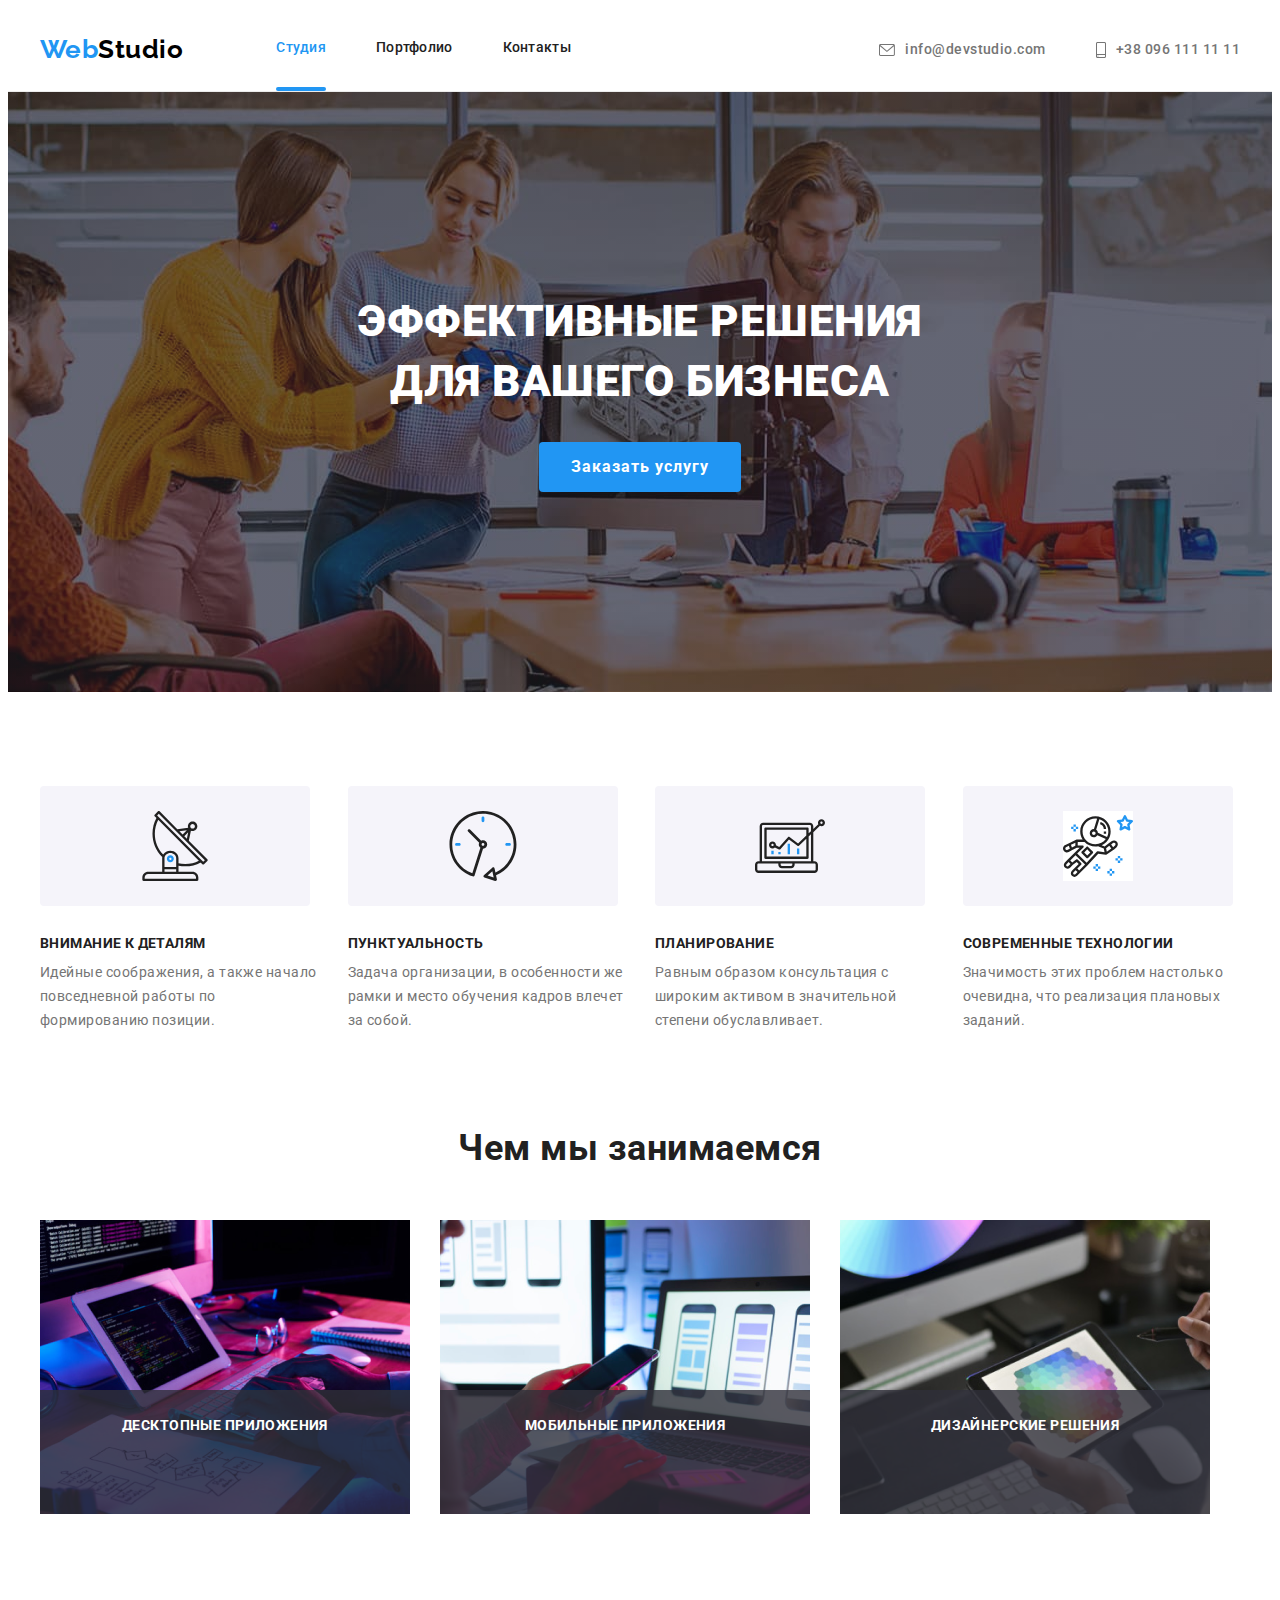
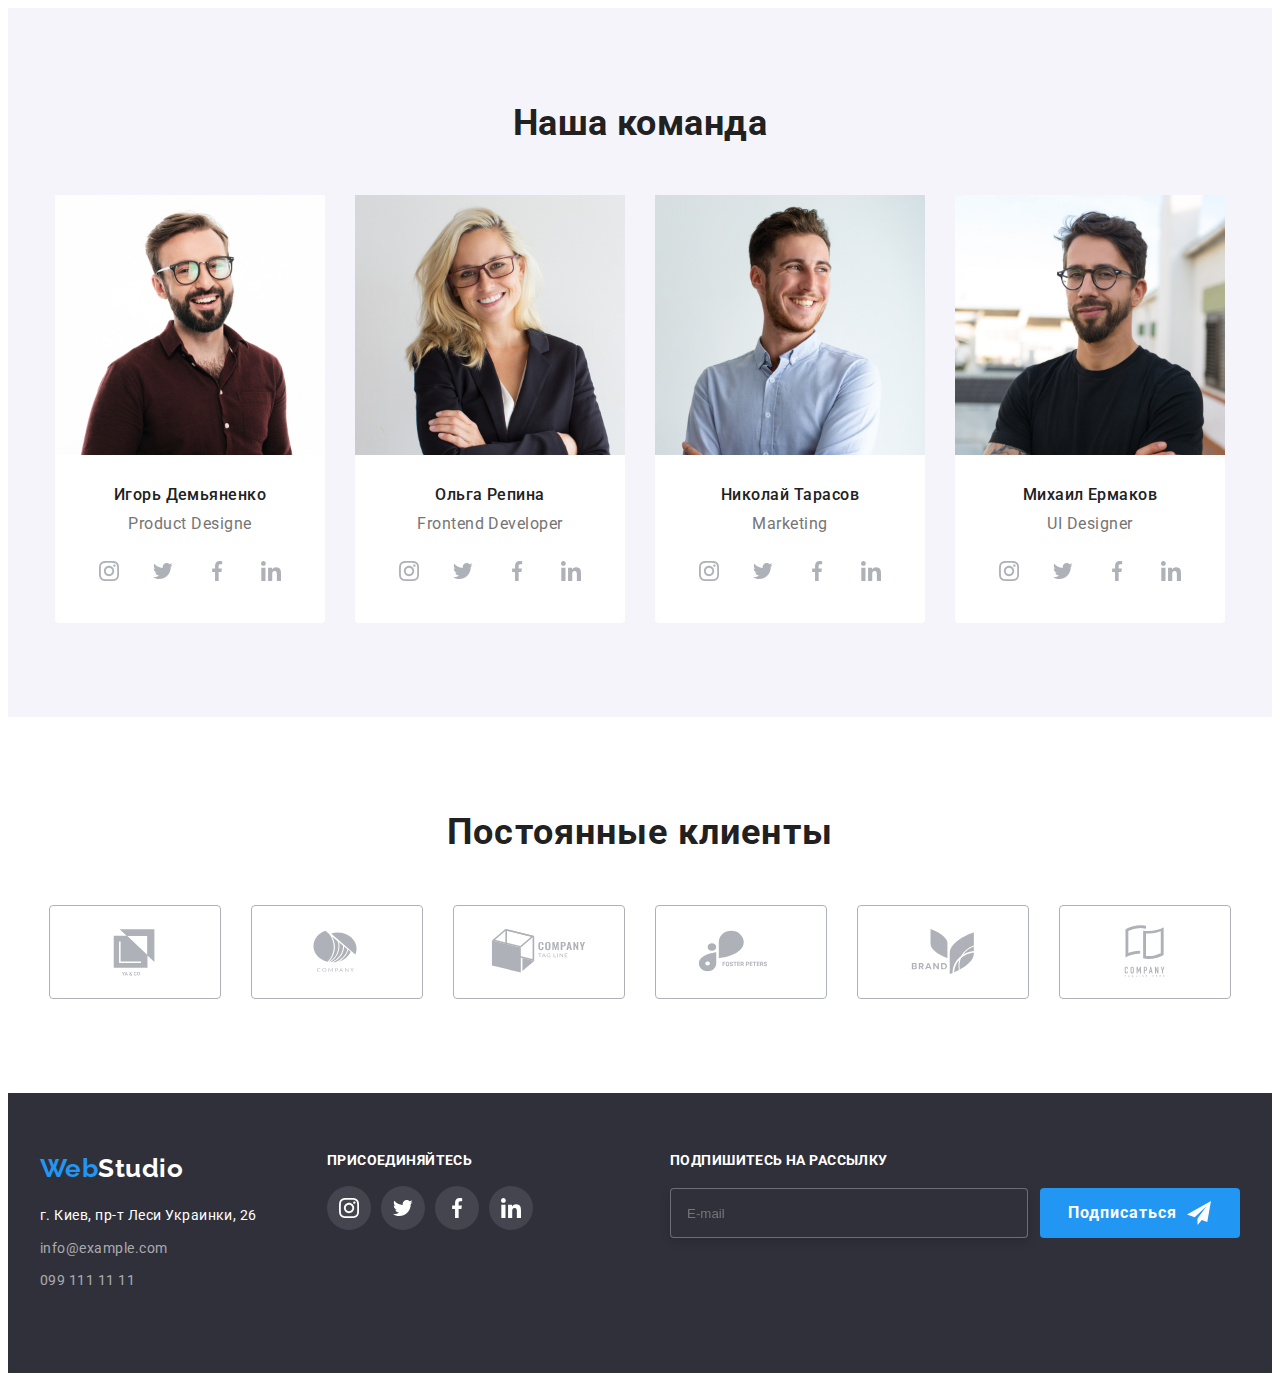
<file: index.html>
<!DOCTYPE html>
<html lang="en">

<head>
    <meta charset="UTF-8">
    <meta http-equiv="X-UA-Compatible" content="IE=edge">
    <meta name="viewport" content="width=device-width, initial-scale=1.0">
    <title>Document</title>
    <link rel="preconnect" href="https://fonts.googleapis.com">
    <link rel="preconnect" href="https://fonts.gstatic.com" crossorigin>
    <link href="https://fonts.googleapis.com/css2?family=Raleway:wght@700&family=Roboto:wght@400;500;700;900&display=swap"
    rel="stylesheet">
    <link rel="stylesheet" href="https://cdnjs.cloudflare.com/ajax/libs/modern-normalize/1.1.0/modern-normalize.min.css"
        integrity="sha512-wpPYUAdjBVSE4KJnH1VR1HeZfpl1ub8YT/NKx4PuQ5NmX2tKuGu6U/JRp5y+Y8XG2tV+wKQpNHVUX03MfMFn9Q=="
        crossorigin="anonymous" referrerpolicy="no-referrer" />
    <link rel="stylesheet" href="./css/main.min.css"/>
     
</head>


<body>
    <header class="page-header">
    <div class="container page-header-container">
    <nav class="page-header-navigation">
    
    <a href="" class="logo">Web<span class="studio">Studio</span></a>

    <ul class="site-nav list">
        <li class="item current"><a href="" class="link1">Студия</a></li>
        <li class="item"><a href="./portfolio.html" class="link">Портфолио</a></li>
        <li class="item"><a href="" class="link">Контакты</a></li>

    </ul>
    </nav>
    <ul class="auth-nav list">
        <li class="item"><a class="contact-item-link link" href="mailto:info@devstudio.com"><svg class="icon-mail">
            <use href="./images/sprite.svg#icon-mail"></use>
        </svg>info@devstudio.com
       </a></li>
        <li class="item"><a class="contact-item-link link" href="tel:+38096111 11 11"><svg class="icon-mail1">
            <use href="./images/sprite.svg#icon-smartphone"></use>
        </svg>+38 096 111 11 11
        </a></li>

    </ul>
    
    </div>
    </header>
 
    <main>
        <section class="hero">
            <div class="container">
            <h1 class="hero__title">ЭФФЕКТИВНЫЕ РЕШЕНИЯ <br/> ДЛЯ ВАШЕГО БИЗНЕСА</h1>
            <button data-modal-open class="button primary" type="button">Заказать услугу</button>
            </div>

        </section>
    
    <section class="section advantage">
        <div class="container">
        <ul class="advantage__list"> 
          
            <li class="advantage__item">
                <a href="" class="advantage__link link">
                <svg class="advantage__icon">
                    <use href="./images/sprite.svg#icon-antenna-1-2"></use>
                    </svg>
                    </a>
            
            <h3 class="advantage__title">ВНИМАНИЕ К ДЕТАЛЯМ</h3>
            <p class="advantage__text">Идейные соображения, а также начало повседневной работы по формированию позиции.
            </p>
            </li>

            <li class="advantage__item">
                <a href="" class="advantage__link link">
                    <svg class="advantage__icon">
                        <use href="./images/sprite.svg#icon-clock-1-2"></use>
                    </svg>
                </a>
            <h3 class="advantage__title">ПУНКТУАЛЬНОСТЬ</h3>
            <p class="advantage__text">Задача организации, в особенности же рамки и место обучения кадров влечет за собой.
            </p>
            </li>
        
            <li class="advantage__item">
                <a href="" class="advantage__link link">
                    <svg class="advantage__icon">
                        <use href="./images/sprite.svg#icon-diagram-1-2"></use>
                    </svg>
                </a>
            <h3 class="advantage__title">ПЛАНИРОВАНИЕ</h3>
            <p class="advantage__text">Равным образом консультация с широким активом в значительной степени обуславливает.
            </p>
            </li>

            <li class="advantage__item">
                <a href="" class="advantage__link link">
                    <svg class="advantage__icon">
                        <use href="./images/sprite.svg#icon-astronaut-1-2"></use>
                    </svg>
                </a>
            <h3 class="advantage__title">СОВРЕМЕННЫЕ ТЕХНОЛОГИИ</h3>
            <p class="advantage__text">Значимость этих проблем настолько очевидна, что реализация плановых заданий.
            </p>
            </li>
        </ul>
        </div>

    </section>

    <section class="section">
        <div class="container">
        <h2 class="section-title section-job">Чем мы занимаемся</h2>
        <ul class="pictures">
            
            <li class="pictures">
            <div class="picture-description">
            <img src="./images/picture.png" alt="table" width="370" /> 
            <h2 class="description1">ДЕСКТОПНЫЕ ПРИЛОЖЕНИЯ</h2>
            </li>
            <li class="pictures">
            <div class="picture-description">
            <img  src="./images/picture2.png" alt="tablet" width="370" />
            <h2 class="description1">МОБИЛЬНЫЕ ПРИЛОЖЕНИЯ</h2>
            </li>
            <li class="pictures">
            <div class="picture-description">
            <img src="./images/picture3.png" alt="tablet" width="370" />
            <h2 class="description1">ДИЗАЙНЕРСКИЕ РЕШЕНИЯ</h2>
            </div>
            </li>
          
        </ul>
        </div>
    </section>

        <section class="section section-people">
        <div class=“container”>
        <h2 class="section-title">Наша команда</h2>
        <ul class="list about-list">
        <li class="list-interval">
            <img src="./images/foto1.jpg" alt="foto" width="270" />
            <div class="team-card-contact">
                <h3 class="section-title-list">Игорь Демьяненко</h3>
                <p class="career">Product Designe</p>
                <ul class="section-people-link list">
                    <li class="social-item">
                        <a href="" class="section-people-link-link link">
                            <svg class="section-people-icon">
                                <use href="./images/sprite.svg#icon-instagram"></use>
                            </svg>
                        </a>
                    </li>
            <li class="social-item">
            <a href="" class="section-people-link-link link">
                <svg class="section-people-icon">
                    <use href="./images/sprite.svg#icon-twitter"></use>
                </svg>
            </a>
            </li>
            <li class="social-item">
            <a href="" class="section-people-link-link link">
                <svg class="section-people-icon">
                    <use href="./images/sprite.svg#icon-facebook"></use>
                </svg>
            </a>
            </li>
            <li class="social-item">
            <a href="" class="section-people-link-link link">
                <svg class="section-people-icon">
                    <use href="./images/sprite.svg#icon-linkedin"></use>
                </svg>
            </a>
            </li>
            </ul>
            </div>
            </li>

            <li class="list-interval">
            <img src="./images/foto2.jpg" alt="foto" width="270" />
            <div class="team-card-contact">
            <h3 class="section-title-list">Ольга Репина</h3>
           
            <p class="career">Frontend Developer</p>
            <ul class="section-people-link list">
                <li class="social-item link">
            <a href="" class="section-people-link-link link">
                <svg class="section-people-icon">
                    <use href="./images/sprite.svg#icon-instagram"></use>
                </svg>
            </a>
            </li>
            <li class="social-item">
                <a href="" class="section-people-link-link link">
                    <svg class="section-people-icon">
                        <use href="./images/sprite.svg#icon-twitter"></use>
                    </svg>
                </a>
            </li>
            <li class="social-item">
                <a href="" class="section-people-link-link link">
                    <svg class="section-people-icon">
                        <use href="./images/sprite.svg#icon-facebook"></use>
                    </svg>
                </a>
            </li>
            <li class="social-item">
                <a href="" class="section-people-link-link link">
                    <svg class="section-people-icon">
                        <use href="./images/sprite.svg#icon-linkedin"></use>
                    </svg>
                </a>
            </li>

            </ul>
            </div>
            </li>

            <li class="list-interval">
            <img src="./images/foto3.jpg" alt="foto" width="270" />
            <div class="team-card-contact">
            <h3 class="section-title-list">Николай Тарасов</h3>
            <p class="career">Marketing</p>
            <ul class="section-people-link list">
                <li class="social-item">
            <a href="" class="section-people-link-link link">
                <svg class="section-people-icon">
                    <use href="./images/sprite.svg#icon-instagram"></use>
                </svg>
            </a>
            </li>
            <li class="social-item">
                <a href="" class="section-people-link-link link">
                    <svg class="section-people-icon">
                        <use href="./images/sprite.svg#icon-twitter"></use>
                    </svg>
                </a>
            </li>
            <li class="social-item">
                <a href="" class="section-people-link-link link">
                    <svg class="section-people-icon">
                        <use href="./images/sprite.svg#icon-facebook"></use>
                    </svg>
                </a>
            </li>
            <li class="social-item">
                <a href="" class="section-people-link-link link">
                    <svg class="section-people-icon">
                        <use href="./images/sprite.svg#icon-linkedin"></use>
                    </svg>
                </a>
            </li>

            </ul>
            </div>
            </li>
            
            <li class="list-interval">
            <img src="./images/foto4.jpg" alt="foto" width="270" />
            <div class="team-card-contact">
            <h3 class="section-title-list">Михаил Ермаков</h3>
            <p class="career">UI Designer</p>
            <ul class="section-people-link list">
                <li class="social-item">
            <a href="" class="section-people-link-link link">
                <svg class="section-people-icon">
                    <use href="./images/sprite.svg#icon-instagram"></use>
                </svg>
            </a>
            </li>
            <li class="social-item">
                <a href="" class="section-people-link-link link">
                    <svg class="section-people-icon">
                        <use href="./images/sprite.svg#icon-twitter"></use>
                    </svg>
                </a>
            </li>
            <li class="social-item">
                <a href="" class="section-people-link-link link">
                    <svg class="section-people-icon">
                        <use href="./images/sprite.svg#icon-facebook"></use>
                    </svg>
                </a>
            </li>
            <li class="social-item">
                <a href="" class="section-people-link-link link">
                    <svg class="section-people-icon">
                        <use href="./images/sprite.svg#icon-linkedin"></use>
                    </svg>
                </a>
            </li>
            </ul>
            </div>
            </li>
        
        </ul>
        </div>
        </section>
        <section class="klients section">
            <div class="container">
            <h2 class="klients-title">Постоянные клиенты</h2>
            <ul class="klients-list list">
        <li class="klients-item">
            <a href="" class="klients-link link">
                <svg class="klients-icon">
                    <use href="./images/sprite.svg#icon-ya-2">    
                    </use>   
                </svg>
            </a>
            </li>
            <li class="klients-item">
                <a href="" class="klients-link link">
                    <svg class="klients-icon">
                        <use href="./images/sprite.svg#icon-company-2">
                        </use>
                    </svg>
                </a>
            </li>
            <li class="klients-item">
                <a href="" class="klients-link link">
                    <svg class="klients-icon">
                        <use href="./images/sprite.svg#icon-companyline-2">
            
                        </use>
                    </svg>
                </a>
            </li>
            <li class="klients-item">
                <a href="" class="klients-link link">
                    <svg class="klients-icon">
                        <use href="./images/sprite.svg#icon-foster-2">
                        </use>
                    </svg>
                </a>
            </li>
            <li class="klients-item">
                <a href="" class="klients-link link">
                    <svg class="klients-icon">
                        <use href="./images/sprite.svg#icon-brand-2">
                        </use>
                    </svg>
                </a>
            </li>
            <li class="klients-item">
                <a href="" class="klients-link link">
                    <svg class="klients-icon">
                        <use href="./images/sprite.svg#icon-companyteg-2">
                        </use>
                    </svg>
                </a>
            </li>

            </ul>
            </div>
        </section>
    
    </main> 

    <footer class="footer"> 
    <div class="container footer-info">
    <div class="footer-title">
    <a href="" class="logo">Web<span class="studio">Studio</span></a>
    
    <address class="address">
        <ul class="list1"> 
            <li class="address-mulo">
                <a href="" class="contact">г. Киев, пр-т Леси Украинки, 26 <br /></a>
            </li>
            <li class="address-mulo">
                <a href="mailto:info@example.com" class="contact1">info@example.com <br /></a>
            </li>
            <li class="address-mulo1">
                <a href="tel:0991111111" class="contact1">099 111 11 11 <br /></a>
            </li>
        </ul>
    </address>
    </div>
    <div class="footer-right">
        <h3 class="footer-text">ПРИСОЕДИНЯЙТЕСЬ</h3>
        <ul class="footer-social-list social-list list">
            <li class="social-item link">
                <a href class="footer-social-link link">
                    <svg class="footer-social-icon">
                        <use href="./images/sprite.svg#icon-instagram">
                        </use>
                    </svg>
                </a>
            </li>
            <li class="social-item link">
            <a href class="footer-social-link link">
                <svg class="footer-social-icon">
                    <use href="./images/sprite.svg#icon-twitter">
                    </use>
                </svg>
            </a>
            </li>
            <li class="social-item link">
                <a href class="footer-social-link link">
                    <svg class="footer-social-icon">
                        <use href="./images/sprite.svg#icon-facebook">
                        </use>
                    </svg>
                </a>
            </li>
            <li class="social-item link">
                <a href class="footer-social-link link">
                    <svg class="footer-social-icon">
                        <use href="./images/sprite.svg#icon-linkedin">
                        </use>
                    </svg>
                </a>
            </li>
        </ul>
    </div>
    <div class="footer-right1">
        <p class="footer-text1">ПОДПИШИТЕСЬ НА РАССЫЛКУ</p>
        <form action="#" class="online-form">
        <input type="E-mail" name="E-mail" id="E-mail" class="online-text" placeholder="E-mail">
           <button class="button1">Подписаться
            <svg class="footer-social-icon1">
                <use href="./images/sprite.svg#icon-icon-send-2">
                </use>
            </svg>
           </button>
        </form>
    </div>
    </footer>


    <div class="backdrop is-hidden" data-modal>
        <div class="modal">

            <button class="backdrop-window" data-modal-close >
                <svg class="backdrop-icon">
                    <use href="./images/sprite.svg#icon--2">
                    </use>
                </svg>
            </button>
       
            <form action="#" class="modal-form">
                <p class="modal-title">Оставьте свои данные, мы вам перезвоним</p>
                <div class="modal-field">
                    <label for="user-name" class="input-label">Имя</label>
                    <span class="input-wrapper">
                    <input type="text" name="user-name" id="user-name" class="modal-input">
                    <svg class="input-icon" width="18" height="18">
                    <use href="./images/sprite.svg#icon-person-black-18dp-1-2">
                    </use>
                    </svg>
                    </span>
                </div>
                <div class="modal-field">
                    <label for="user-tel" class="input-label">Телефон</label>
                    <span class="input-wrapper">
                    <input type="tel" name="user-tel" id="user-tel" class="modal-input">
                    <svg class="input-icon" width="18" height="18">
                        <use href="./images/sprite.svg#icon-phone-black-18dp-1-2">
                        </use>
                    </svg>
                    </span>
                </div>
                <div class="modal-field">
                    <label for="user-email" class="input-label">Почта</label>
                    <span class="input-wrapper">
                    <input type="email" name="user-email" id="user-email" class="modal-input">
                    <svg class="input-icon" width="18" height="18">
                        <use href="./images/sprite.svg#icon-email-black-18dp-1-3">
                        </use>
                    </svg>
                    </span>
                </div>

                <div class="modal-field">
                    <label for="user-text" class="input-label">Комментарий</label>
                    <textarea name="user-text" id="user-text" class="modal-text-input" placeholder="Введите текст"></textarea>
                    <input type="checkbox" id="modal-checkbox" class="modal-checkbox visually-hidden"/>
                    <label for="modal-checkbox" class="check-text">
                        <span>
                        <svg class="check-icon" width="11" height="8">
                            <use href="./images/sprite.svg#icon-Vector-2">
                            </use>
                        </svg>
                    </span>Соглашаюсь с рассылкой и принимаю&#160; <a href class="check-message">Условия договора</a></label>
                   
                </div>
                <div class="modal-button">
                <button type="submit" class="button">Отправить</button>
                </div>
            </form>
        </div>

    </div>

    <script src="./js/modal.js"></script>

</body>

</html>
</file>
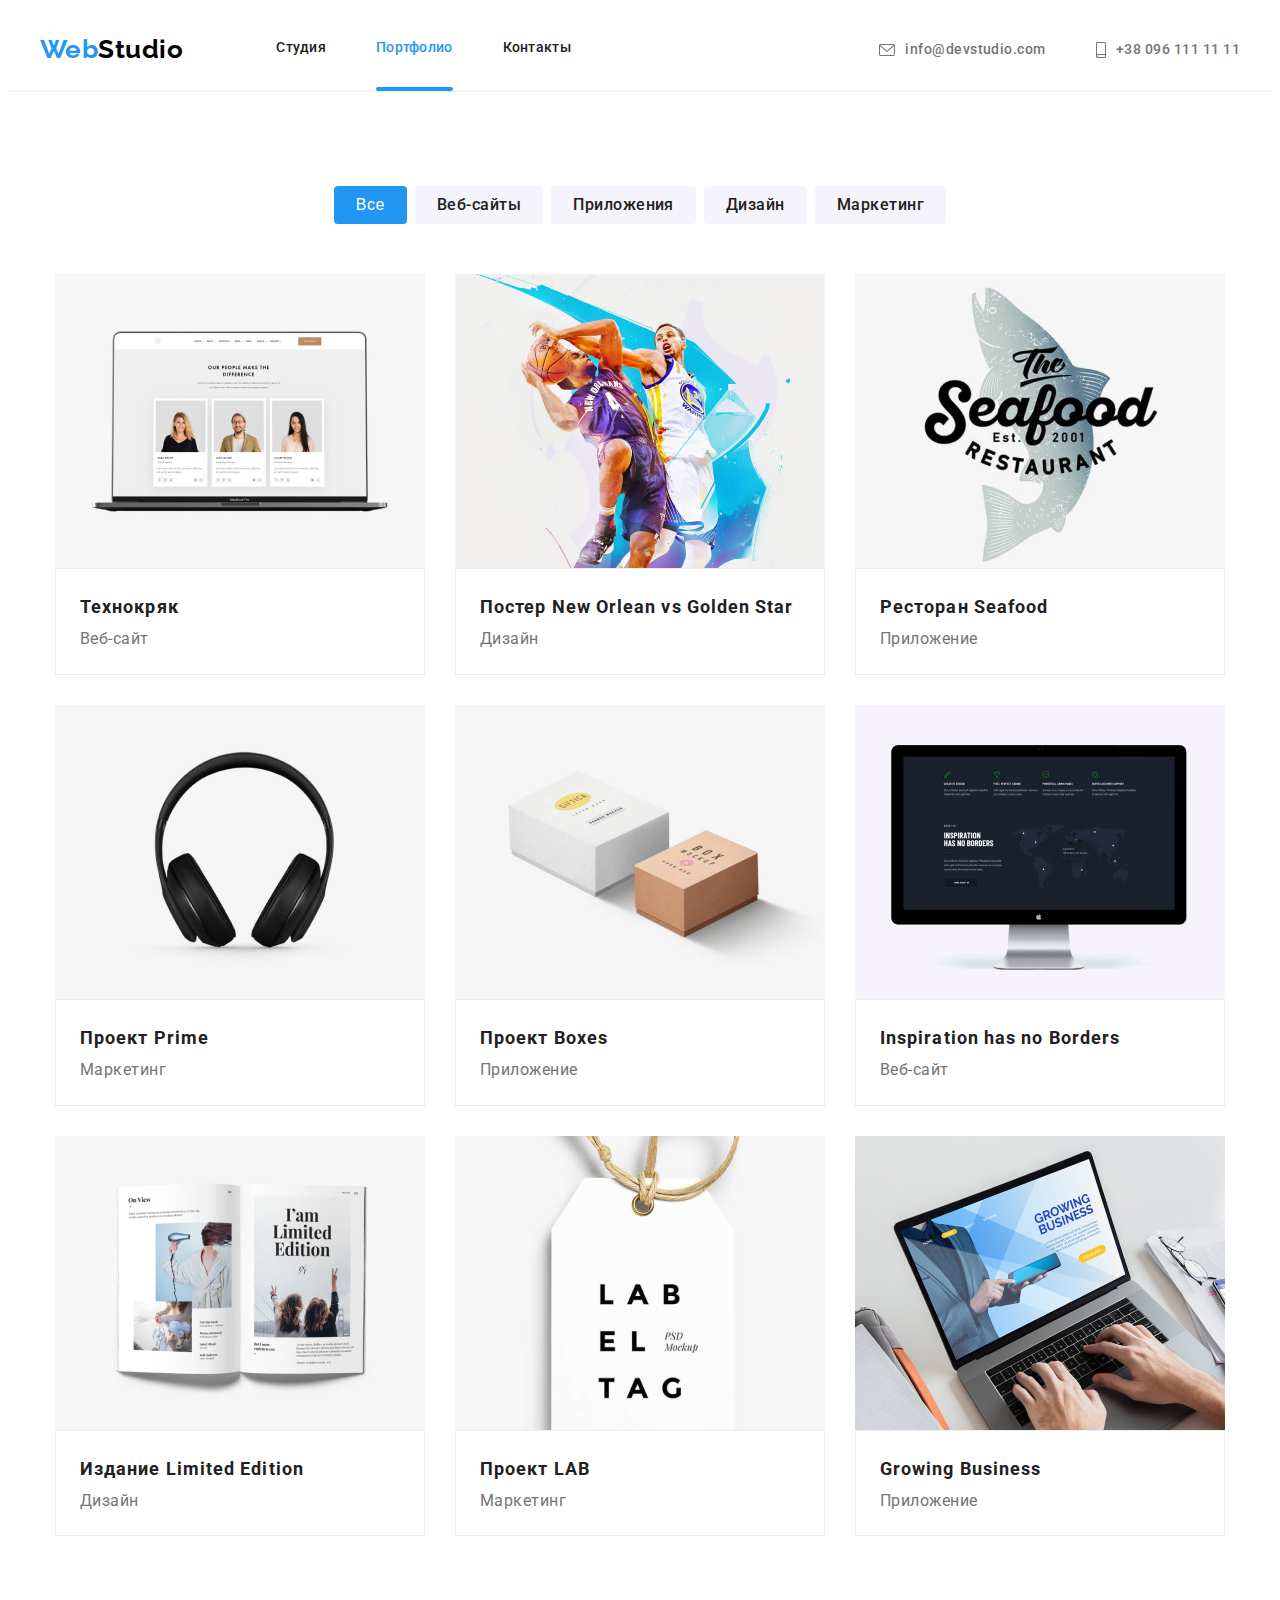
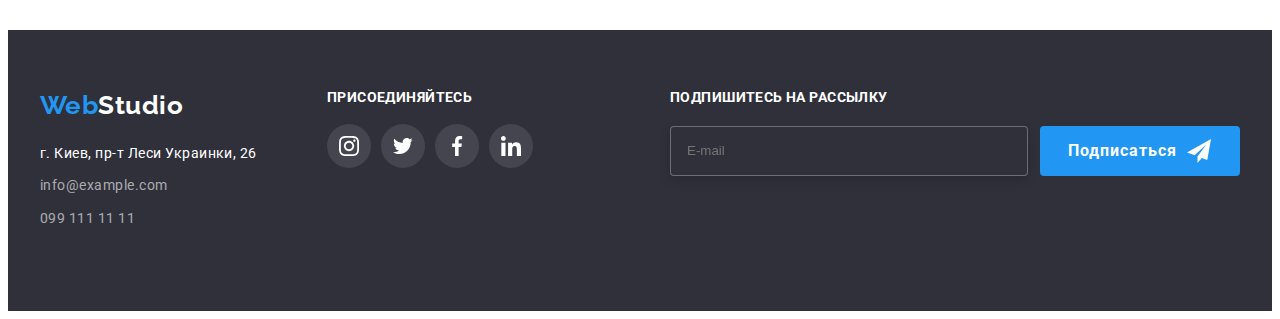
<file: portfolio.html>
<!DOCTYPE html>
<html lang="en">

<head>
    <meta charset="UTF-8">
    <meta http-equiv="X-UA-Compatible" content="IE=edge">
    <meta name="viewport" content="width=device-width, initial-scale=1.0">
    <title>Document</title>
    <link rel="preconnect" href="https://fonts.googleapis.com">
    <link rel="preconnect" href="https://fonts.gstatic.com" crossorigin>
    <link rel="preconnect" href="https://fonts.googleapis.com">
    <link rel="preconnect" href="https://fonts.gstatic.com" crossorigin>
    <link href="https://fonts.googleapis.com/css2?family=Raleway:wght@700&family=Roboto:wght@400;500;700;900&display=swap"
        rel="stylesheet">
    <link rel="preconnect" href="https://fonts.googleapis.com"> 
    <link rel="preconnect" href="https://fonts.gstatic.com" crossorigin>
    <link rel="stylesheet" href="https://cdnjs.cloudflare.com/ajax/libs/modern-normalize/1.1.0/modern-normalize.min.css"
        integrity="sha512-wpPYUAdjBVSE4KJnH1VR1HeZfpl1ub8YT/NKx4PuQ5NmX2tKuGu6U/JRp5y+Y8XG2tV+wKQpNHVUX03MfMFn9Q=="
        crossorigin="anonymous" referrerpolicy="no-referrer" />
    <link rel="stylesheet" href="./css/main.min.css" />
    
</head>


<body>
    <header class="page-header">
        <div class="container page-header-container">
            <nav class="page-header-navigation">
    
                <a href="" class="logo">Web<span class="studio">Studio</span></a>
    
                <ul class="site-nav list">
                    <li class="item"><a href="index.html" class="link">Студия</a></li>
                    <li class="item current"><a href="./portfolio.html" class="link1">Портфолио</a></li>
                    <li class="item"><a href="" class="link">Контакты</a></li>
    
                </ul>
            </nav>
            <ul class="auth-nav list">
                <li class="item"><a class="contact-item-link link" href="mailto:info@devstudio.com"><svg class="icon-mail">
                            <use href="./images/sprite.svg#icon-mail"></use>
                        </svg>info@devstudio.com
                    </a></li>
                <li class="item"><a class="contact-item-link link" href="tel:+38096111 11 11"><svg class="icon-mail1">
                            <use href="./images/sprite.svg#icon-smartphone"></use>
                        </svg>+38 096 111 11 11
                    </a></li>
            
            </ul>
        </div>
    </header>
    <main>
    <section class="hero-portfolio">
        <div class="container">
        <ul class="list button-list">
            <li class="portfolio-item">  
            <button type="button" class="button-primary1">Все</button>
            </li>
            <li class="portfolio-item">
            <button type="button" class="button-primary">Веб-сайты</button>
            </li>   
            <li class="portfolio-item">
            <button type="button" class="button-primary">Приложения</button>
            </li>
            <li class="portfolio-item">
            <button type="button" class="button-primary">Дизайн</button>
            </li>
            <li class="portfolio-item">  
            <button type="button" class="button-primary">Маркетинг</button>
            </li>

        </ul>
        
        <ul class="list-portfolio">
            <li class="list-portfolio-elements">
            <div class="portfolio-wrapper">
            <a class="list-portfolio-elements-ref" href="">
            <img class="list-images" src="./images/img.jpg" alt="table" width="370" />
            <p class="portfolio-description">Технокряк это современная площадка распространения коронавируса. Компании используют эту платформу для цифрового
            шпионажа и атак на защищённые сервера конкурентов.</p>
            </div>
            <div class="product-content">
            <h2 class="title-list-portfolio">Технокряк</h2>
            <p class="text-list-portfolio">Веб-сайт</p>
            </div>
            </a> 
            </li>
    
            <li class="list-portfolio-elements">
                <div class="portfolio-wrapper">
            <a class="list-portfolio-elements-ref" href="">
            <img class="list-images" src="./images/img-3.jpg" alt="tablet" width="370" />
            <p class="portfolio-description">Технокряк это современная площадка распространения коронавируса. Компании используют
            эту платформу для цифрового
            шпионажа и атак на защищённые сервера конкурентов.</p>
            </div>
            <div class="product-content">
            <h2 class="title-list-portfolio">Постер New Orlean vs Golden Star</h2>
            <p class="text-list-portfolio">Дизайн</p>
            </div>
            </a>
            </li>
           
            <li class="list-portfolio-elements">
                <div class="portfolio-wrapper">
            <a class="list-portfolio-elements-ref" href="">
            <img class="list-images" src="./images/img-4.jpg" alt="tablet" width="370" />
            <p class="portfolio-description">Технокряк это современная площадка распространения коронавируса. Компании используют
                эту платформу для цифрового
                шпионажа и атак на защищённые сервера конкурентов.</p>
            </div>
            <div class="product-content">
            <h2 class="title-list-portfolio">Ресторан Seafood</h2>
            <p class="text-list-portfolio">Приложение</p>
            </div>
            </a>
            </li>

            <li class="list-portfolio-elements">
                <div class="portfolio-wrapper">
            <a class="list-portfolio-elements-ref" href="">
            <img class="list-images" src="./images/img-5.jpg" alt="table" width="370" />
            <p class="portfolio-description">Технокряк это современная площадка распространения коронавируса. Компании используют
                эту платформу для цифрового
                шпионажа и атак на защищённые сервера конкурентов.</p>
            </div>
            <div class="product-content">
            <h2 class="title-list-portfolio">Проект Prime</h2>
            <p class="text-list-portfolio">Маркетинг</p>
            </div>
            </a>
            </li>
           
            <li class="list-portfolio-elements">
                <div class="portfolio-wrapper">
            <a class="list-portfolio-elements-ref" href="">
            <img class="list-images" src="./images/img-6.jpg" alt="table" width="370" />
            <p class="portfolio-description">Технокряк это современная площадка распространения коронавируса. Компании используют
                эту платформу для цифрового
                шпионажа и атак на защищённые сервера конкурентов.</p>
            </div>
            <div class="product-content">
            <h2 class="title-list-portfolio">Проект Boxes</h2>
            <p class="text-list-portfolio">Приложение</p>
            </div>
            </a>
            </li>
           
            <li class="list-portfolio-elements">
                <div class="portfolio-wrapper">
            <a class="list-portfolio-elements-ref" href="">
            <img class="list-images" src="./images/img-7.jpg" alt="table" width="370" />
            <p class="portfolio-description">Технокряк это современная площадка распространения коронавируса. Компании используют
                эту платформу для цифрового
                шпионажа и атак на защищённые сервера конкурентов.</p>
            </div>
            <div class="product-content">
            <h2 class="title-list-portfolio">Inspiration has no Borders</h2>
            <p class="text-list-portfolio">Веб-сайт</p>
            </div>
            </a>
            </li>
           
            <li class="list-portfolio-elements">
                <div class="portfolio-wrapper">
            <a class="list-portfolio-elements-ref" href="">
            <img class="list-images" src="./images/img-8.jpg" alt="table" width="370" />
            <p class="portfolio-description">Технокряк это современная площадка распространения коронавируса. Компании используют
                эту платформу для цифрового
                шпионажа и атак на защищённые сервера конкурентов.</p>
            </div>
            <div class="product-content">
            <h2 class="title-list-portfolio">Издание Limited Edition</h2>
            <p class="text-list-portfolio">Дизайн</p>
            </div>
            </a>
            </li>
            
            <li class="list-portfolio-elements">
                <div class="portfolio-wrapper">
            <a class="list-portfolio-elements-ref" href="">
            <img class="list-images" src="./images/img-9.jpg" alt="table" width="370" />
            <p class="portfolio-description">Технокряк это современная площадка распространения коронавируса. Компании используют
                эту платформу для цифрового
                шпионажа и атак на защищённые сервера конкурентов.</p>
            </div>
            <div class="product-content">
            <h2 class="title-list-portfolio">Проект LAB</h2>
            <p class="text-list-portfolio">Маркетинг</p>
            </div>
            </a>
            </li>
           
            <li class="list-portfolio-elements">
                <div class="portfolio-wrapper">
            <a class="list-portfolio-elements-ref" href="">
            <img class="list-images" src="./images/img-10.jpg" alt="table" width="370" />
            <p class="portfolio-description">Технокряк это современная площадка распространения коронавируса. Компании используют
                эту платформу для цифрового
                шпионажа и атак на защищённые сервера конкурентов.</p>
            </div>
            <div class="product-content">
            <h2 class="title-list-portfolio">Growing Business</h2>
            <p class="text-list-portfolio">Приложение</p>
            </div>
            </a>
            </li>
            
        </ul>
        </div>
    </section>

    </main>

    <footer class="footer">
        <div class="container footer-info">
            <div class="footer-title">
                <a href="" class="logo">Web<span class="studio">Studio</span></a>
    
                <address class="address">
                    <ul class="list1">
                        <li class="address-mulo">
                            <a href="" class="contact">г. Киев, пр-т Леси Украинки, 26 <br /></a>
                        </li>
                        <li class="address-mulo">
                            <a href="mailto:info@example.com" class="contact1">info@example.com <br /></a>
                        </li>
                        <li class="address-mulo1">
                            <a href="tel:0991111111" class="contact1">099 111 11 11 <br /></a>
                        </li>
                    </ul>
                </address>
            </div>
            <div class="footer-right">
                <h3 class="footer-text">ПРИСОЕДИНЯЙТЕСЬ</h3>
                <ul class="footer-social-list social-list list">
                    <li class="social-item link">
                        <a href class="footer-social-link link">
                            <svg class="footer-social-icon">
                                <use href="./images/sprite.svg#icon-instagram">
                                </use>
                            </svg>
                        </a>
                    </li>
                    <li class="social-item link">
                        <a href class="footer-social-link link">
                            <svg class="footer-social-icon">
                                <use href="./images/sprite.svg#icon-twitter">
                                </use>
                            </svg>
                        </a>
                    </li>
                    <li class="social-item link">
                        <a href class="footer-social-link link">
                            <svg class="footer-social-icon">
                                <use href="./images/sprite.svg#icon-facebook">
                                </use>
                            </svg>
                        </a>
                    </li>
                    <li class="social-item link">
                        <a href class="footer-social-link link">
                            <svg class="footer-social-icon">
                                <use href="./images/sprite.svg#icon-linkedin">
                                </use>
                            </svg>
                        </a>
                    </li>
                </ul>
            </div>
            <div class="footer-right1">
                <p class="footer-text1">ПОДПИШИТЕСЬ НА РАССЫЛКУ</p>
                <form action="#" class="online-form">
                    <input type="E-mail" name="E-mail" id="E-mail" class="online-text" placeholder="E-mail">
                    <button class="button1">Подписаться
                        <svg class="footer-social-icon1">
                            <use href="./images/sprite.svg#icon-icon-send-2">
                            </use>
                        </svg>
                    </button>
                </form>
            </div>
        </div>
        
    </footer>
    
    
    </body>
    </html>
</file>
<file: css/main.min.css>
:root{--primary-text-color: #757575;--title-text-color: #212121;--accent-color: #2196f3;--primary-bg-color: #ffffff;--background-accent-color: #f5f4fa}p,h1,h2,h3,h4,h5,h6{margin:0}ul{margin:0;padding-left:0}img{display:block}.a{font-style:normal;display:block;text-decoration:none}body{color:var(--primary-text-color);background-color:var(--primary-bg-color);font-family:Roboto, sans-serif;letter-spacing:0.03em;font-size:16px}.list{list-style:none}.visually-hidden{position:absolute;width:1px;height:1px;margin:-1px;padding:0;overflow:hidden;border:0;clip:rect(0 0 0 0)}.container{width:1200px;margin:0 auto;padding-left:15px;padding-right:15px}.advantage__title{color:#212121;font-family:Roboto;font-style:normal;font-weight:700;font-size:14px;line-height:1.1;letter-spacing:0.03em}.advantage__list{list-style:none;display:flex;flex-wrap:wrap;justify-content:center;margin-left:-30px;padding-bottom:0px}.advantage{margin-bottom:-94px}.advantage__item{margin-left:30px;flex-basis:calc((100% - 120px) / 4)}.advantage__link{width:270px;height:120px;border-radius:4px;background-color:#f5f4fa;display:flex;align-items:center;justify-content:center;margin-bottom:30px}.advantage__icon{width:70px;height:70px}.advantage__text{color:#757575;font-family:Roboto;font-weight:400;font-size:14px;line-height:1.7;text-align:left;vertical-align:Top;padding-top:10px}.section{padding-top:94px;padding-bottom:94px}.section-people{background-color:#f5f4fa}.section-people-link{display:flex;justify-content:center;align-items:center}.section-people-link-link{width:44px;height:44px;display:block;border-radius:50%;background-color:#ffffff;display:flex;justify-content:center;align-items:center;transition:background-color 250ms cubic-bezier(0.4, 0, 0.2, 1)}.section-people-link-link:hover,.section-people-link-link:focus{background-color:#2196f3}.section-people-link-link:hover+.section-people-icon,.section-people-link-link:focus+.section-people-icon{fill:#ffffff}.section-people-icon{width:20px;height:20px;fill:#afb1b8;transition:fill 250ms cubic-bezier(0.4, 0, 0.2, 1)}.about-list{background-color:#f5f4fa;display:flex;align-items:center;justify-content:center}.list-interval{margin-right:30px;border-radius:0px 0px 4px 4px;box-shadow:0px 1px 3px,#000,0px 2px 1px,#000;background-color:#ffffff}.list-interval:nth-last-child(4n+1){margin-right:0px}.team-card-contact{margin-top:30px;margin-bottom:30px;background-color:#ffffff}.section-title{color:#212121;font-weight:700;font-size:36px;line-height:1.2;text-align:center;margin-bottom:50px;margin-top:0}.section-title-list{color:#212121;font-weight:500;font-size:16px;line-height:1.2;text-align:center;margin-bottom:10px;background-color:#ffffff}.section .career{color:#757575;font-size:16px;line-height:1.2;text-align:center;margin-bottom:16px}.social-item:not(:last-child){margin-right:10px}.pictures{list-style:none;display:flex;margin-right:30px}.pictures:nth-last-child(3n+1){margin-right:0px}.img{max-width:100%;height:auto;display:block}.picture-description{position:relative;overflow:hidden;font-family:Roboto;font-style:normal;font-weight:700;font-size:14px;line-height:1.1;text-align:center;letter-spacing:0.03em;text-transform:uppercase;color:#ffffff;background-color:rgba(47,48,58,0.8)}.description1{padding-top:27px;padding-bottom:27px;position:absolute;bottom:0;width:100%;height:70px;font-weight:700;font-size:14px;line-height:1.17;text-align:center;letter-spacing:0.03em;text-transform:uppercase;color:var(--text-color-white);background-color:rgba(47,48,58,0.8)}.klients-title{font-family:Roboto;font-style:normal;font-weight:bold;font-size:36px;line-height:1.2;text-align:center;letter-spacing:0.03em;color:#212121;margin-bottom:50px}.klients-list{display:flex;align-items:center;justify-content:center;flex-wrap:wrap;display:flex}.klients-item:not(:last-child){margin-right:30px}.klients-link{width:170px;height:92px;border:1px solid;border-radius:4px;color:#afb1b8;background-color:#ffffff;display:flex;align-items:center;justify-content:center;transition-property:background-color 250ms, color 250ms;transition-timing-function:cubic-bezier(0.4, 0, 0.2, 1)}.klients-link:hover,.klients-link:focus{border-color:#2196f3}.klients-link:hover+.klients-icon,.klients-link:focus+.klients-icon{fill:#2196f3}.klients-icon{width:106px;height:60px;fill:#afb1b8;transition-property:fill 250ms;transition-timing-function:cubic-bezier(0.4, 0, 0.2, 1)}.button{display:inline-block;border:1px solid transparent;padding:10px 32px;min-width:200px;background:#2196f3;box-shadow:0px 4px 4px,rgba(0,0,0,0.15);border-radius:4px;font-family:inherit;font-weight:700;font-size:16px;line-height:1.87;align-items:center;text-align:center;letter-spacing:0.06em;cursor:pointer;border:none;color:#ffffff;transition:color 250ms linear,background-color 250ms linear,cubic-bezier(0.4, 0, 0.2, 1)}.button:hover,.button:focus{background-color:#188ce8}.button1{display:flex;min-width:200px;height:50px;background:#2196f3;box-shadow:0px 4px 4px,rgba(0,0,0,0.15);border-radius:4px;margin-left:12px;font-family:Roboto;font-style:normal;font-weight:700;font-size:16px;line-height:1.9px;letter-spacing:0.06em;color:#ffffff;padding:10px 28px;border-color:transparent;align-items:center;text-align:center;cursor:pointer;border:none;transition:color 250ms linear,background-color 250ms linear,cubic-bezier(0.4, 0, 0.2, 1)}.button1:hover,.button1:focus{background-color:#188ce8}.footer-social-list{display:flex;align-items:center;justify-content:center}.footer-social-link{width:100%;height:100%;border-radius:50%;background-color:rgba(255,255,255,0.1);background-color:#44454e;display:flex;align-items:center;justify-content:center;width:44px;height:44px;transition:background-color 250ms cubic-bezier(0.4, 0, 0.2, 1)}.footer-social-link:hover,.footer-social-link:focus{background-color:#2196f3}.footer-social-icon{width:20px;height:20px;fill:#ffffff;transition:fill 250ms}.social-item:not(:last-child){margin-right:10px}.social-item{width:44px;height:44px}.footer-social-icon1{width:24px;height:24px;margin-left:10px}.backdrop{position:fixed;width:100vw;height:100vh;background-color:rgba(0,0,0,0.2);top:0;left:0;display:flex;align-items:center;justify-content:center;transition:opacity 250ms cubic-bezier(0.4, 0, 0.2, 1),visibility 250ms cubic-bezier(0.4, 0, 0.2, 1)}.backdrop.is-hidden{opacity:0;pointer-events:none}.backdrop-icon{width:18px;height:18px;fill:#000000;transition:fill 250ms cubic-bezier(0.4, 0, 0.2, 1)}.backdrop-icon:hover,.backdrop-icon:focus{fill:var(--accent-color)}.backdrop-window{width:30px;height:30px;background-color:var(--background-main-color);border:1px solid rgba(0,0,0,0.1);border-radius:50%;position:absolute;right:8px;top:8px;display:flex;align-items:center;justify-content:center}.modal{position:absolute;top:50%;left:50%;transform:translate(-50%, -50%);min-width:528px;min-height:581px;border-radius:4px;background-color:#ffffff;padding:40px}.modal-title{font-family:Roboto;font-style:normal;font-weight:700;font-size:20px;line-height:1.1;text-align:center;letter-spacing:0.03em;color:#212121;margin-bottom:12px}.modal-field{margin-bottom:20px}.input-label{font-family:Roboto;font-style:normal;font-weight:400;font-size:12px;line-height:1.2;letter-spacing:0.01em;color:#757575;display:block;margin-bottom:4px}.modal-input{width:100%;height:40px;left:576px;top:314px;border:1px solid rgba(33,33,33,0.2);box-sizing:border-box;border-radius:4px;background:transparent;padding-top:11px;padding-bottom:11px;padding-right:20px;padding-left:42px;outline:none}.modal-input:focus{border-color:var(--accent-color)}.modal-input:focus+.input-icon{fill:var(--accent-color)}.input-wrapper{display:block;position:relative}.input-icon{position:absolute;left:12px;top:50%;transform:translateY(-50%)}.modal-text-input{width:100%;height:120px;border:1px solid rgba(33,33,33,0.2);border-radius:4px;background:transparent;display:block;padding-left:16px;padding-top:12px;padding-bottom:12px;padding-right:16px;outline:0px;resize:none;outline:none;font-size:14px;line-height:1.14;letter-spacing:0.01em}.modal-text-input:focus{border-color:var(--accent-color)}.check-text{font-family:Roboto;font-style:normal;font-weight:400;font-size:14px;line-height:1.7;letter-spacing:0.03em;color:#757575;display:flex;margin-bottom:30px;margin-top:20px;background:transparent;align-items:center;justify-content:center}.check-text span{width:16px;height:15px;border-radius:3px;background:#212121;border:2px solid #000000;box-shadow:0px 4px 4px rgba(0,0,0,0.25);margin-right:8px;background:transparent;display:flex;align-items:center;justify-content:center}.modal-checkbox:checked+.check-text span{background-color:#2196f3;border:none}.check-message{color:#2196f3}.button{display:block;margin:0 auto}.modal-button{margin-top:30px;display:flex;justify-content:center;margin-right:auto;margin-left:auto;margin-bottom:auto}.button-list{display:flex;align-items:center;justify-content:center;margin-bottom:50px;transition:color 250ms linear,background-color 250ms linear,cubic-bezier(0.4, 0, 0.2, 1)}.list .button-primary1{background-color:#2196f3;font-style:normal;color:#ffffff;border:none;border-radius:4px;font-weight:500;font-size:16px;line-height:1.6;letter-spacing:0.03em;cursor:pointer;padding:6px 22px;transition:color 250ms cubic-bezier(0.4, 0, 0.2, 1),background-color 250ms cubic-bezier(0.4, 0, 0.2, 1),filter 250ms cubic-bezier(0.4, 0, 0.2, 1)}.list .button-primary{font-family:inherit;font-style:normal;background-color:#f5f4fa;color:#212121;font-weight:500;font-size:16px;line-height:1.6;letter-spacing:0.03em;cursor:pointer;border:none;border-radius:4px;padding:6px 22px;transition:color 250ms cubic-bezier(0.4, 0, 0.2, 1),background-color 250ms cubic-bezier(0.4, 0, 0.2, 1),filter 250ms cubic-bezier(0.4, 0, 0.2, 1)}.list .button-primary:hover,.list .button-primary:focus{color:var(--primary-bg-color);background-color:var(--accent-color);border-color:var(--accent-color)}.portfolio-item:not(:last-child){margin-right:8px}.logo{color:var(--accent-color);font-family:Raleway;font-weight:700;font-size:26px;line-height:1.2;text-decoration:none}.logo .studio:hover,.logo .studio:focus{color:#2196f3}.studio{color:#000000;font-family:raleway, cursive;font-weight:700;font-size:26px;line-height:1.2}.list{list-style:none}.site-nav .link{color:#212121;font-family:Roboto;font-weight:500;font-size:14px;line-height:1.1;letter-spacing:0.02em;text-decoration:none;display:block;padding-top:32px;padding-bottom:32px;transition:color 250ms cubic-bezier(0.4, 0, 0.2, 1)}.site-nav .link:hover,.site-nav .link:focus{color:#2196f3;text-decoration:none}.site-nav .link1{padding-bottom:32px;transition:color 250ms cubic-bezier(0.4, 0, 0.2, 1)}.site-nav .link.current{color:#2196f3}.current::after{content:"";position:absolute;width:100%;height:4px;border-radius:2px;background-color:#2196f3;display:block;position:relative}.auth-nav .link{color:#757575;font-family:Roboto;font-weight:500;font-size:14px;line-height:1.1;text-decoration:none;display:flex;margin-left:auto;align-items:center}.site-nav .link1{color:#2196f3;font-family:Roboto;font-weight:500;font-size:14px;line-height:1.1;letter-spacing:0.02em;text-decoration:none;display:block;padding-top:32px;padding-bottom:32px}.page-header{border-bottom:1px solid #ececec}.page-header-container{display:flex}.page-header-navigation{display:flex;align-items:center}.site-nav{display:flex;margin-left:93px;transition:color 250ms ease,cubic-bezier(0.4, 0, 0.2, 1)}.site-nav .item:not(:last-child){margin-right:50px}.auth-nav{display:flex;margin-left:auto;align-items:center;transition:color 250ms ease,cubic-bezier(0.4, 0, 0.2, 1)}.contact-item-link:hover .icon-mail1,.contact-item-link:focus .icon-mail1,.contact-item-link:hover .icon-mail,.contact-item-link:focus .icon-mail{fill:var(--accent-color)}.contact-item-link{transition:color 250ms cubic-bezier(0.4, 0, 0.2, 1)}.contact-item-link:focus,.contact-item-link:hover{color:var(--accent-color)}.icon-mail{width:16px;height:12px;margin-right:10px;fill:#757575}.icon-mail1{width:10px;height:16px;margin-right:10px;fill:#757575}.auth-nav .item+.item{margin-left:50px}.site-nav .link2{color:#2196f3;text-decoration:none}.page-header{border-bottom:1px solid #ececec}.hero__title{color:#ffffff;font-family:Roboto;font-weight:900;font-size:44px;line-height:1.36;text-align:center;margin-bottom:30px}.hero{background-image:linear-gradient(to right, rgba(47,48,58,0.4), rgba(47,48,58,0.4)),url(../images/Img-2.jpg);background-repeat:no-repeat;background-position:center;background-size:cover;color:#ffffff;font-family:Roboto;font-weight:900;font-size:44px;line-height:1.36;text-align:center;padding:200px 0}.hero-portfolio-list{list-style:none}.hero-portfolio{background-color:#ffffff;font-weight:500;font-size:16px;line-height:1.6;letter-spacing:0.03em;color:#212121;cursor:pointer;padding:94px 0px}.footer{background-color:#2f303a;padding:60px 0}.footer-info{display:flex;align-items:flex-start}.footer-title{margin-bottom:20px}.footer .studio{color:#ffffff;font-family:raleway, cursive;font-weight:700;font-size:26px;line-height:1.2}.list1{list-style:none;padding-top:20px;margin-right:70px}.address-mulo{margin-bottom:9px}.address-mulo1{margin-bottom:0px}.address .list1 .contact{color:#ffffff;font-style:normal;font-weight:400;font-size:14px;line-height:1.7;background-color:#2f303a;text-decoration:none;margin-top:20px;margin-bottom:9px}.address .list1 .contact:hover,.address .list1 .contact:focus{color:#2196f3}.address .list1 .contact1{color:rgba(255,255,255,0.6);font-weight:400;font-size:14px;line-height:1.7;text-decoration:none;font-style:normal;margin-top:20px;margin-bottom:9px}.address .list1 .contact1:hover,.address .list1 .contact1:focus{color:#2196f3}.footer-text{font-family:Roboto;font-style:normal;font-weight:bold;font-size:14px;line-height:1.1;letter-spacing:0.03em;text-transform:uppercase;color:#ffffff;margin-bottom:18px}.footer-right1{margin-left:auto}.footer-text1{font-family:Roboto;font-style:normal;font-weight:bold;font-size:14px;line-height:1.1;letter-spacing:0.03em;text-transform:uppercase;color:#ffffff;margin-bottom:20px;margin-left:93px}.online-form{display:flex}.online-text{color:rgba(255,255,255,0.6);width:358px;height:50px;left:815px;top:2787px;border:1px solid rgba(255,255,255,0.3);box-sizing:border-box;filter:drop-shadow(0px 4px 4px rgba(0,0,0,0.15));border-radius:4px;background:#2f303a;fill:2f303a;margin-left:93px;padding-top:15px;padding-left:16px;padding-bottom:15px;color:rgba(255,255,255,0.6);resize:none;outline:0px;color:#ffffff}.online-text:focus{border-color:var(--accent-color)}.footer-social-icon1{width:24px;height:24px;margin-left:10px}.list-portfolio{list-style:none}.list-portfolio-container{display:flex;flex-wrap:wrap}.product-content{padding:20px 24px;border:1px solid #eeeeee}.list-portfolio{display:flex;flex-wrap:wrap;justify-content:center}.list-portfolio-elements{flex-basis:calc(100% / 3 - 30px);margin-left:30px;margin-top:30px}.list-portfolio-elements:nth-child(-n+3){margin-top:0}.list-portfolio-elements:nth-child(3n+1){margin-left:0}.list-portfolio-elements-ref{display:block;text-decoration:none}.list-portfolio-elements-ref:hover,.list-portfolio-elements-ref:focus{box-shadow:0px 1px 1px,#000,0px 4px 4px,#000,1px 4px 6px,#000}.portfolio-wrapper{position:relative;overflow:hidden}.portfolio-description{position:absolute;top:0;left:0;height:100%;transform:translatey(100%);transition:transform 250ms cubic-bezier(0.4, 0, 0.2, 1);padding-top:63px;padding-bottom:63px;padding-left:24px;padding-right:24px;font-family:Roboto;font-style:normal;font-weight:normal;font-size:18px;line-height:1.5;letter-spacing:0.03em;color:#ffffff;border:1px solid #ffffff;text-shadow:0px 4px 4px,rgba(0,0,0,0.25);background-color:rgba(33,150,243,0.9)}.list-portfolio-elements:hover .portfolio-description{transform:translatey(0)}.title-list-portfolio{color:#212121;font-family:Roboto;font-weight:700;font-size:18px;line-height:2;letter-spacing:0.06em}.text-list-portfolio{color:#757575;font-weight:400;font-size:16px;line-height:1.8;letter-spacing:0.03em}
/*# sourceMappingURL=main.min.css.map */
</file>
